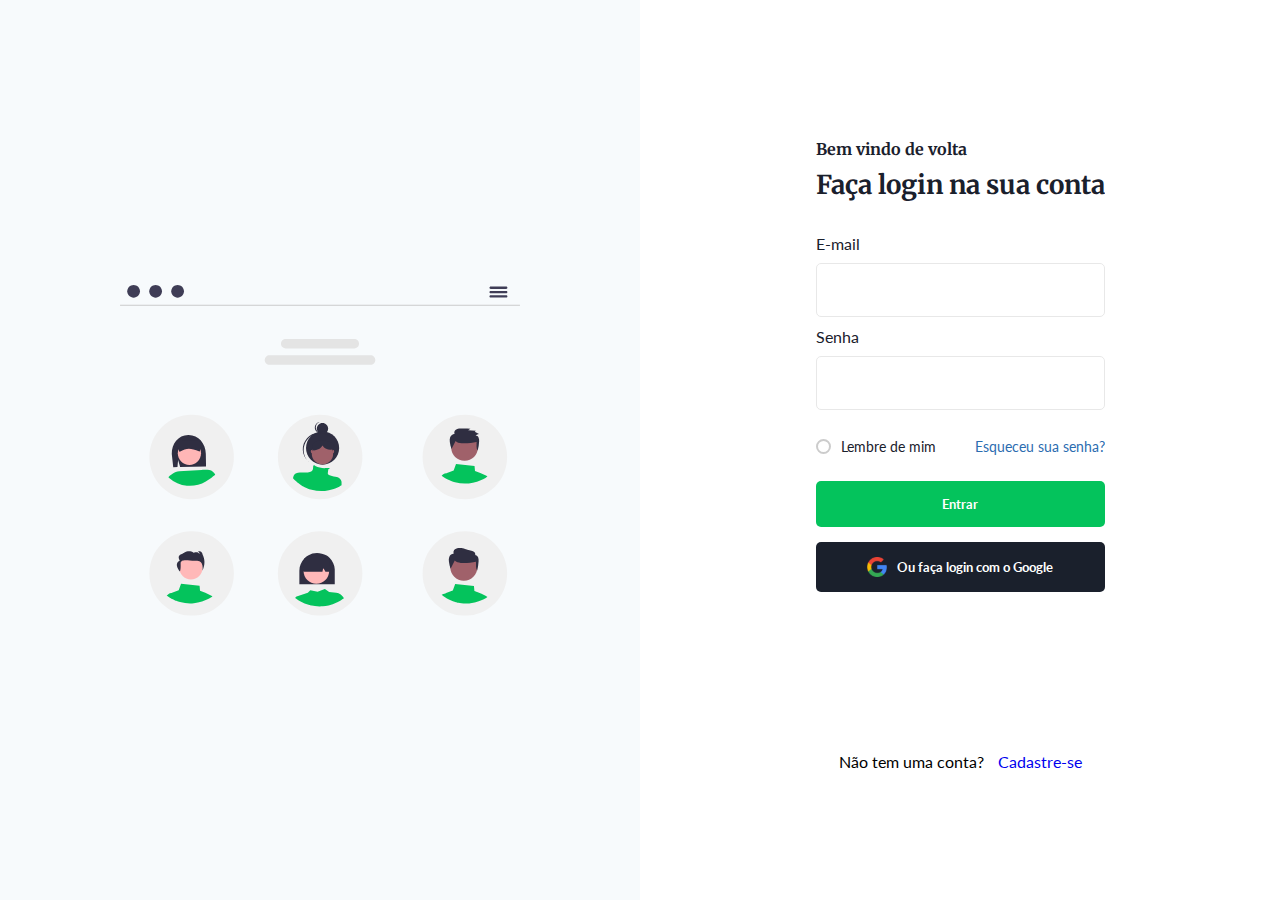
<file: projeto01-Login/index.html>
<!DOCTYPE html>
<html lang="en">
  <head>
    <link rel="preconnect" href="https://fonts.googleapis.com" />
    <link rel="preconnect" href="https://fonts.gstatic.com" crossorigin />

    <meta charset="UTF-8" />
    <meta name="viewport" content="width=device-width, initial-scale=1.0" />
    <title>Login-web</title>
    <link
      href="https://fonts.googleapis.com/css2?family=Lato:wght@400;700&family=Merriweather:wght@400;700&display=swap"
      rel="stylesheet"
    />
    <link rel="stylesheet" href="style.css" />
  </head>
  <body>
    <main class="main-form">
      <div class="profile-image">
        <img src="./assets/imgprofile.svg" alt="Imagem ilustrativa de perfis" />
      </div>

      <div class="form">
        <form action="#">
          <fieldset>
            <legend>
              <span class="form-legend">Bem vindo de volta</span><br />
              Faça login na sua conta
            </legend>

            <div class="input-wrapper">
              <div class="input-wrapper-form">
                <label for="email">E-mail</label>
                <input type="email" name="email" id="email" />
              </div>

              <div class="input-wrapper-form">
                <label for="password">Senha</label>
                <input type="password" name="password" id="password" />
              </div>
            </div>

            <div class="form-remember">
              <div class="form-remember-input">
                <input type="checkbox" name="lembre-me" id="lembre-me" />
                <label for="lembre-me"></label>
                <span>Lembre de mim</span>
              </div>
              <a class="form-remember-link" href="#">Esqueceu sua senha?</a>
            </div>

            <div class="buttons">
              <button class="button-send">Entrar</button>
              <button class="button-login-email">
                <img src="./assets/googleIcon.svg" alt="" />
                Ou faça login com o Google
              </button>
            </div>

            <span class="form-register"
              >Não tem uma conta? <a href="#">Cadastre-se</a>
            </span>
          </fieldset>
        </form>
      </div>
    </main>
  </body>
</html>
</file>
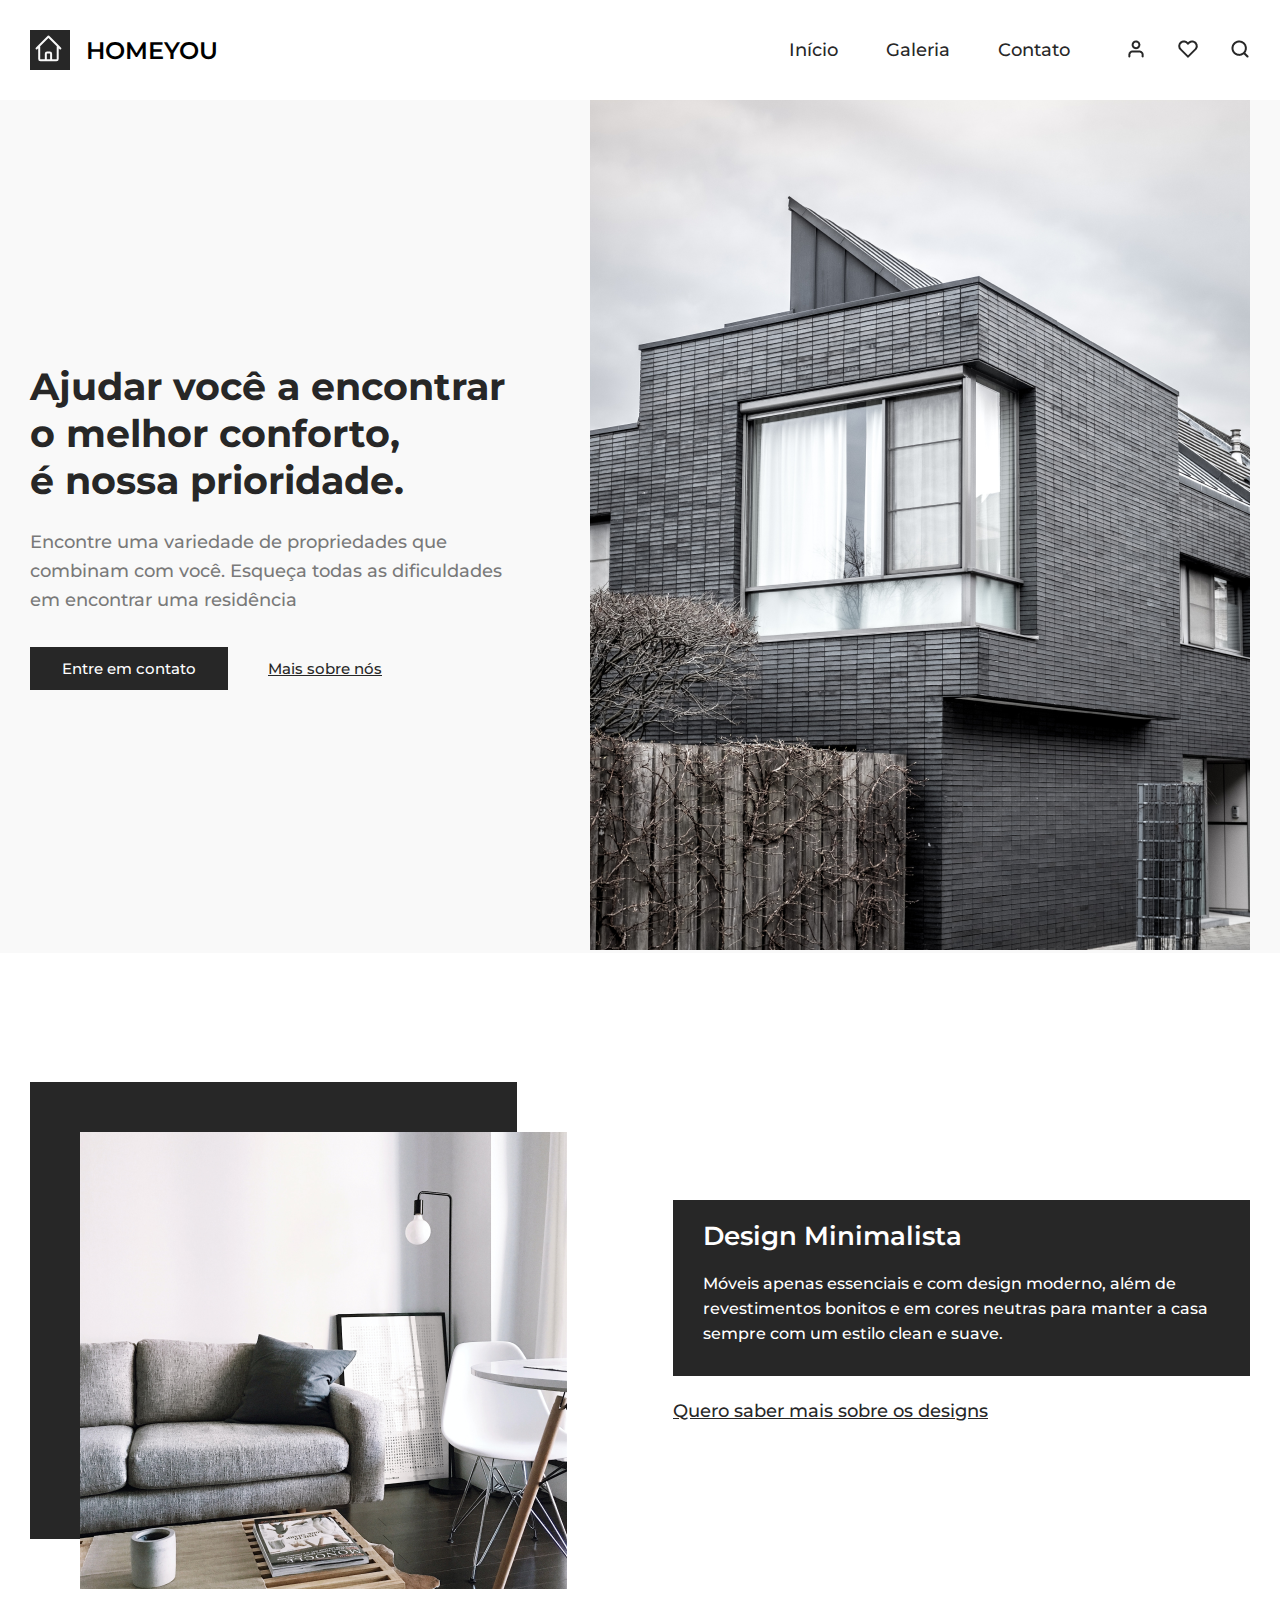
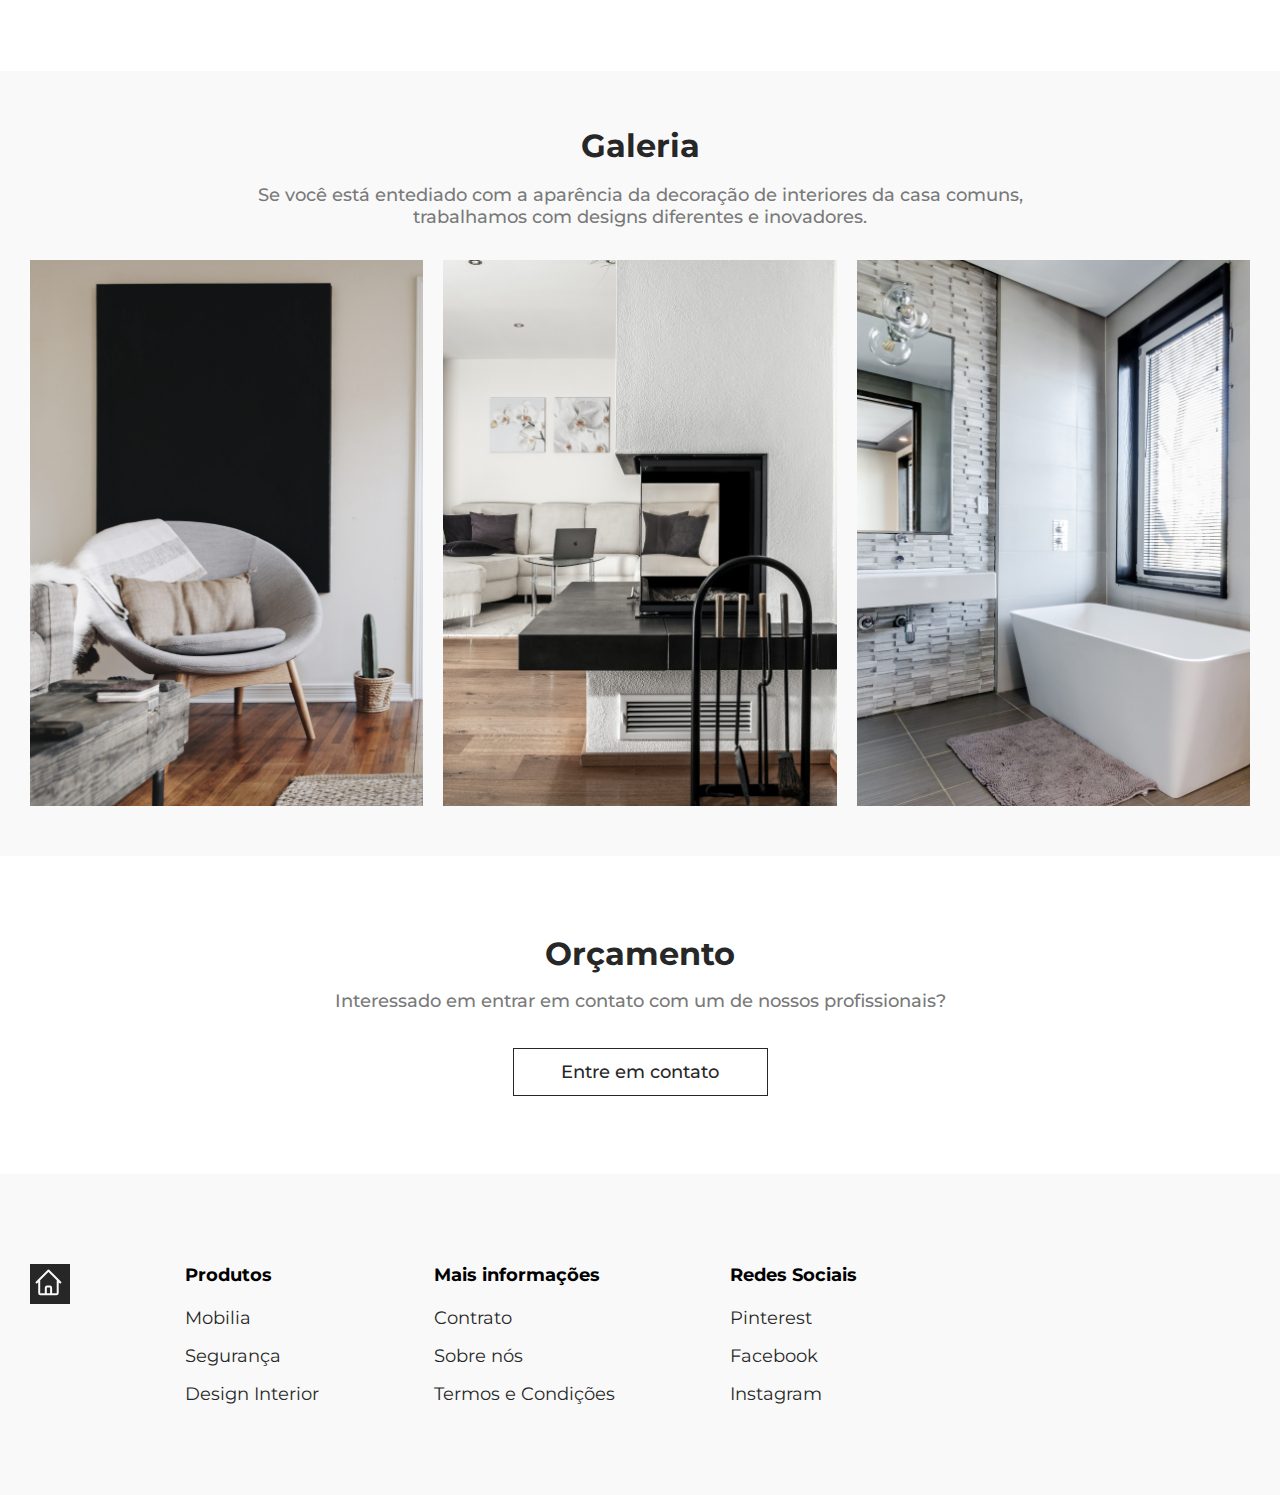
<file: projeto02-HomeYOU/index.html>
<!DOCTYPE html>
<html lang="en">
  <head>
    <meta charset="UTF-8" />
    <meta name="viewport" content="width=device-width, initial-scale=1.0" />
    <title>HomeYOU</title>
    <link rel="preconnect" href="https://fonts.googleapis.com" />
    <link rel="preconnect" href="https://fonts.gstatic.com" crossorigin />
    <link
      href="https://fonts.googleapis.com/css2?family=Montserrat:wght@400;500;600&display=swap"
      rel="stylesheet"
    />
    <link rel="stylesheet" href="styles/index.css" />
  </head>
  <body>
    <header id="header">
      <div class="container header">
        <div class="header__logo">
          <div class="logo">
            <img src="assets/logo.svg" alt="" />
          </div>
          <h1>Homeyou</h1>
        </div>

        <nav class="header__navbar">
          <ul>
            <li><a href="#">Início</a></li>
            <li><a href="#">Galeria</a></li>
            <li><a href="#">Contato</a></li>
            <div class="header__navbar__icons">
              <li><img src="assets/perfil.png" alt="" /></li>
              <li><img src="assets/fav.png" alt="" /></li>
              <li><img src="assets/search.png" alt="" /></li>
            </div>
          </ul>
          <img class="menuHamburguer" src="assets/menu.svg" alt="" />
        </nav>
      </div>
    </header>

    <article id="contato">
      <div class="container contato">
        <div class="contato__info">
          <h2>
            Ajudar você a encontrar <br />
            o melhor conforto, <br />
            é nossa prioridade.
          </h2>
          <p>
            Encontre uma variedade de propriedades que combinam com você.
            Esqueça todas as dificuldades em encontrar uma residência
          </p>

          <div class="contato__links">
            <a class="contato__links__buttonContact" href="#"
              >Entre em contato</a
            >
            <a class="contato__links__buttonAbout" href="#">Mais sobre nós</a>
          </div>
        </div>
        <div class="contato__imagem">
          <img src="assets/casa1.png" alt="" />
        </div>
      </div>
    </article>

    <article id="design">
      <div class="container design">
        <div class="design__imagem">
          <div class="design__imagem_shadow"></div>
          <img src="assets/casa2.png" alt="" />
        </div>

        <div class="design__info">
          <div class="design__info__description">
            <h2>Design Minimalista</h2>

            <p>
              Móveis apenas essenciais e com design moderno, além de
              revestimentos bonitos e em cores neutras para manter a casa sempre
              com um estilo clean e suave.
            </p>
          </div>

          <a href="#">Quero saber mais sobre os designs</a>
        </div>
      </div>
    </article>

    <article id="galeria">
      <div class="container galeria">
        <h2>Galeria</h2>

        <p>
          Se você está entediado com a aparência da decoração de interiores da
          casa comuns, trabalhamos com designs diferentes e inovadores.
        </p>

        <div class="galeria__imagens">
          <div>
            <img src="assets/casa3.png" alt="" />
          </div>
          <div>
            <img src="assets/casa4.png" alt="" />
          </div>
          <div>
            <img src="assets/casa5.png" alt="" />
          </div>
        </div>
      </div>
    </article>

    <article id="orcamento">
      <div class="container orcamento">
        <h2>Orçamento</h2>

        <p>Interessado em entrar em contato com um de nossos profissionais?</p>

        <a href="#">Entre em contato</a>
      </div>
    </article>

    <footer id="footer">
      <div class="container footer">
        <div class="logo">
          <img src="assets/logo.svg" alt="" />
        </div>

        <div class="footer__links">
          <h3>Produtos</h3>

          <div class="footer__links--link">
            <a href="#">Mobilia</a>
            <a href="#">Segurança</a>
            <a href="#">Design Interior</a>
          </div>
        </div>
        <div class="footer__links">
          <h3>Mais informações</h3>

          <div class="footer__links--link">
            <a href="#">Contrato</a>
            <a href="#">Sobre nós</a>
            <a href="#">Termos e Condições</a>
          </div>
        </div>
        <div class="footer__links">
          <h3>Redes Sociais</h3>

          <div class="footer__links--link">
            <a href="#">Pinterest</a>
            <a href="#">Facebook</a>
            <a href="#">Instagram</a>
          </div>
        </div>
      </div>
    </footer>
  </body>
</html>
</file>
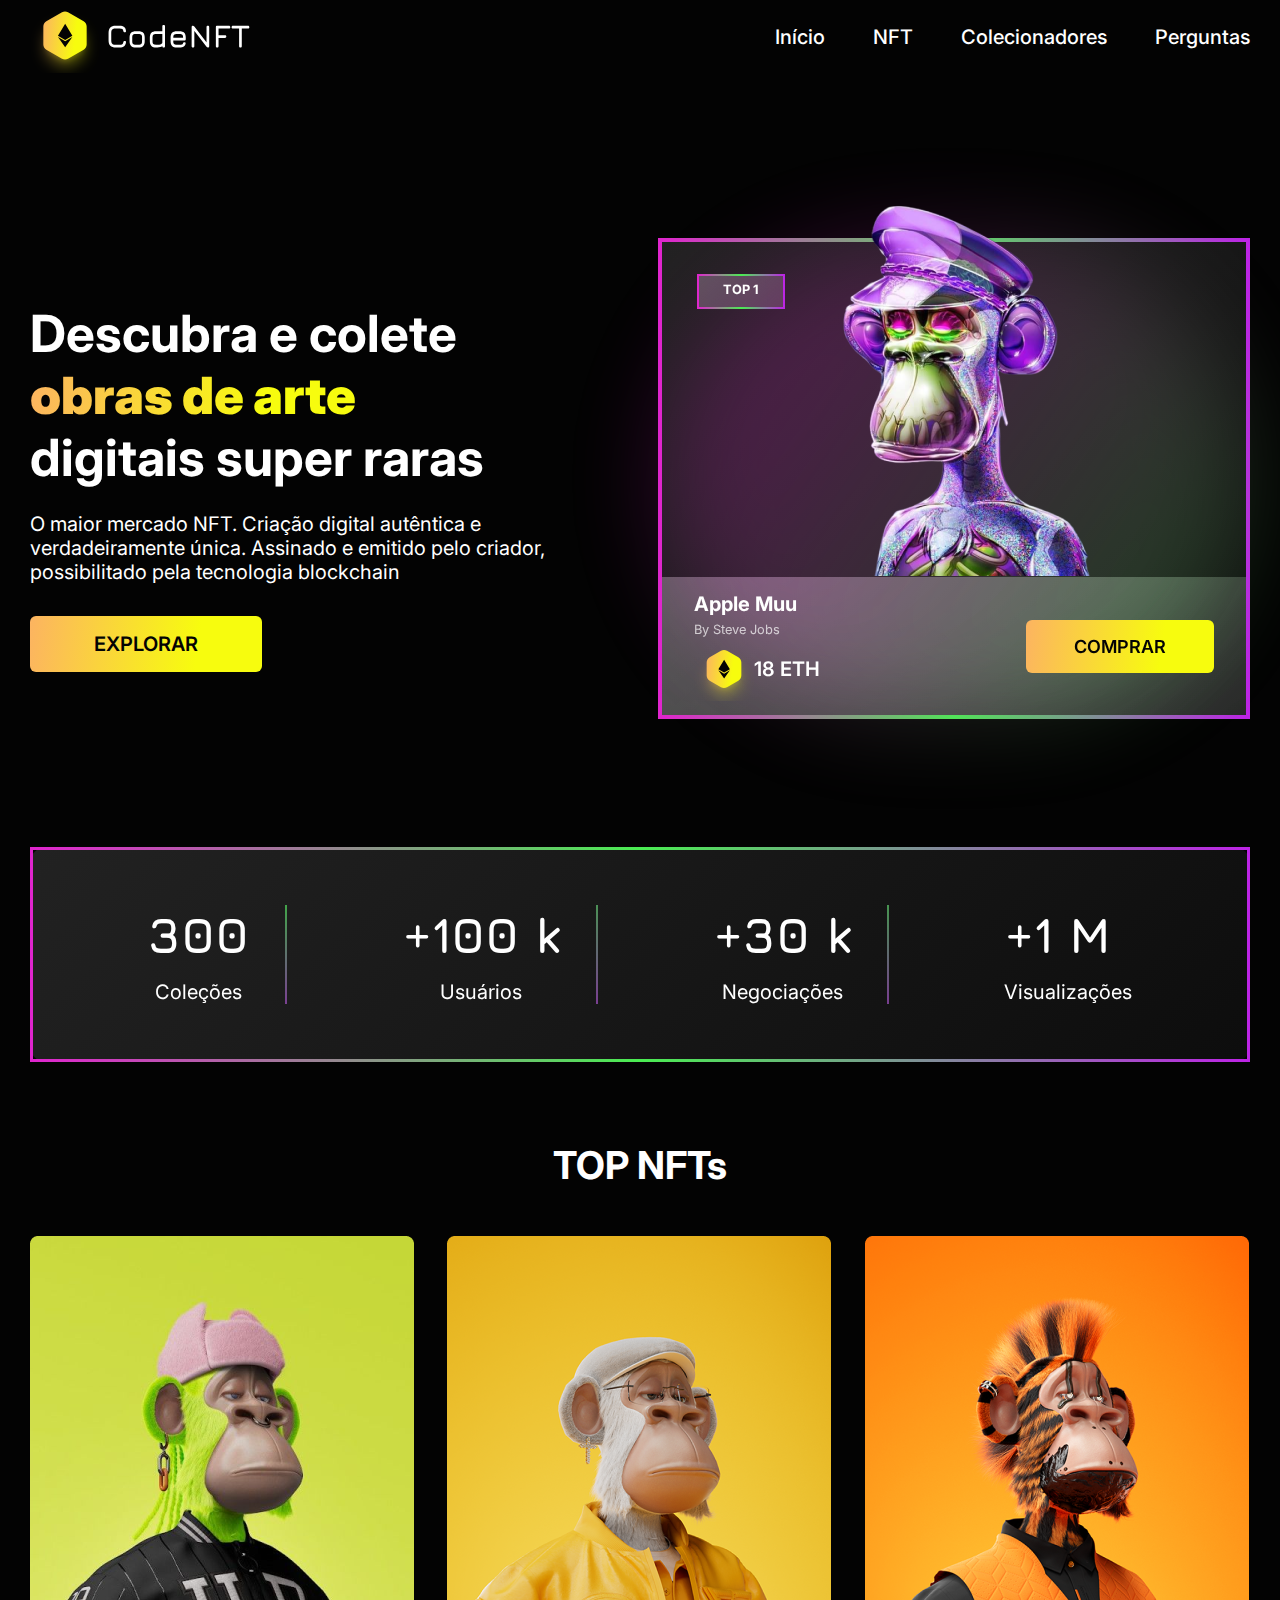
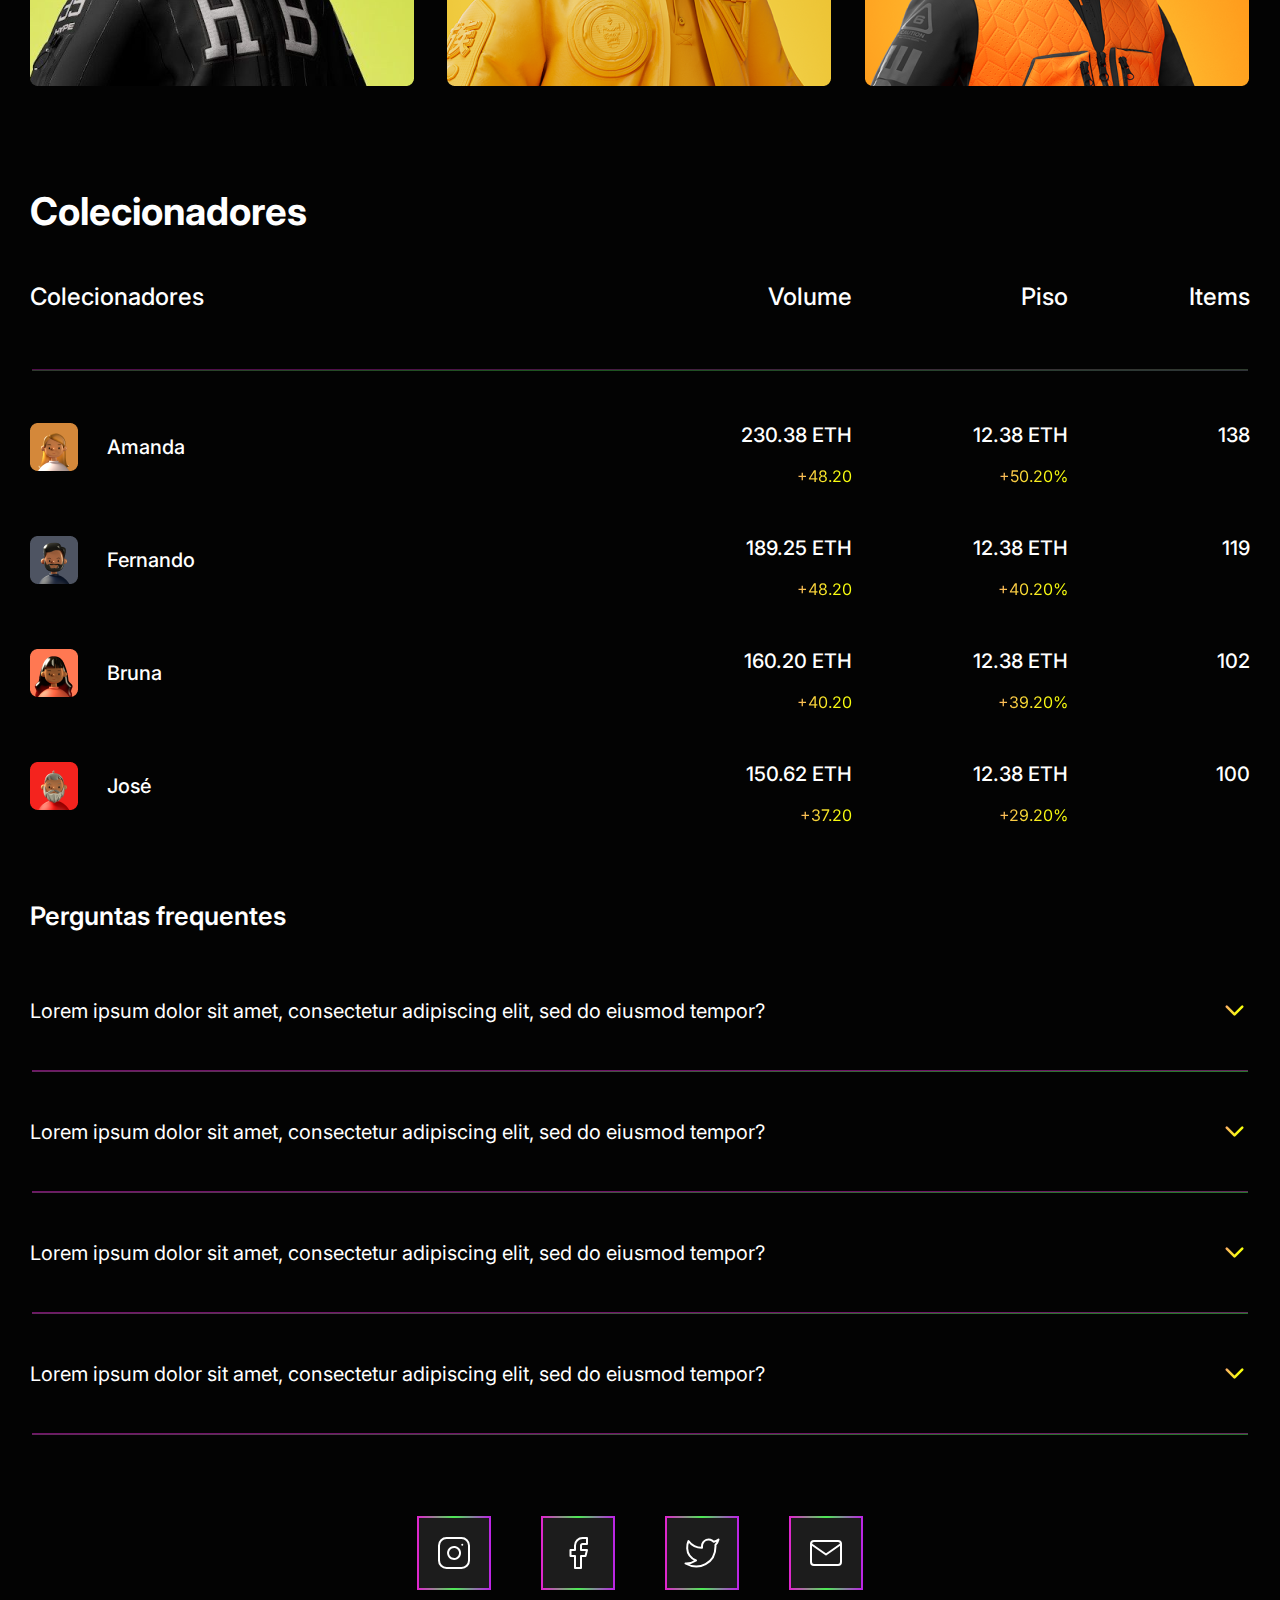
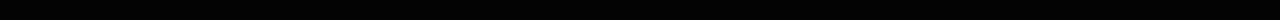
<file: projeto03-CodeNFT/index.html>
<!DOCTYPE html>
<html lang="en">
  <head>
    <meta charset="UTF-8" />
    <meta name="viewport" content="width=device-width, initial-scale=1.0" />
    <title>CodeNFT</title>
    <link rel="preconnect" href="https://fonts.googleapis.com" />
    <link rel="preconnect" href="https://fonts.gstatic.com" crossorigin />
    <link
      href="https://fonts.googleapis.com/css2?family=Inter:wght@400;500;600;700&family=Jura:wght@700&display=swap"
      rel="stylesheet"
    />
    <link rel="stylesheet" href="styles/index.css" />
  </head>
  <body>
    <!-- <div class="square"></div> -->

    <header class="container header">
      <img src="assets/logo.svg" height="" alt="" />

      <nav class="header__navbar">
        <ul class="header__navbar__links">
          <li><a href="#">Início</a></li>
          <li><a href="#">NFT</a></li>
          <li><a href="#">Colecionadores</a></li>
          <li><a href="#">Perguntas</a></li>
        </ul>

        <img
          class="header__navbar__menu"
          src="assets/menu.svg"
          height=""
          alt=""
        />
      </nav>
    </header>

    <main class="container">
      <article class="main__destaque">
        <div class="main__destaque__info">
          <h2>
            Descubra e colete <br />
            <strong>obras de arte</strong><br />
            digitais super raras
          </h2>

          <p>
            O maior mercado NFT. Criação digital autêntica e verdadeiramente
            única. Assinado e emitido pelo criador, possibilitado pela
            tecnologia blockchain
          </p>

          <a href="#" class="button">Explorar</a>
        </div>

        <div class="main__destaque__card">
          <div class="main__destaque__card__conteudo">
            <div class="main__destaque__card__conteudo__button">
              <h3>TOP 1</h3>
            </div>
            <div class="main__destaque__card__conteudo__nft">
              <img
                src="assets/applemu.png"
                alt=""
                width="400"
                height="400"
                class="main__destaque__card__conteudo__nft--img"
              />
            </div>
            <div class="main__destaque__card__conteudo__comprar">
              <div class="main__destaque__card__conteudo__comprar__info">
                <h3>Apple Muu</h3>
                <span>By Steve Jobs</span>
                <div>
                  <img src="assets/ETH.svg" alt="" />
                  <p>18 ETH</p>
                </div>
              </div>

              <a href="#" class="button">Comprar</a>
            </div>
          </div>
        </div>
      </article>

      <article class="main__statistic">
        <div>
          <h4>300</h4>
          <span>Coleções</span>
        </div>
        <div>
          <h4>+100 k</h4>
          <span>Usuários</span>
        </div>
        <div>
          <h4>+30 k</h4>
          <span>Negociações</span>
        </div>
        <div>
          <h4>+1 M</h4>
          <span>Visualizações</span>
        </div>
      </article>

      <div class="navbar__statistic">
        <img src="assets/navbar_statistic.svg" alt="" />
      </div>

      <article class="main__ranking">
        <h2 class="main__ranking__title">TOP NFTs</h2>

        <div class="main__ranking__nfts">
          <div>
            <img src="assets/m1.png" width="384" height="450" alt="" />
          </div>
          <div>
            <img src="assets/m2.png" alt="" />
          </div>
          <div>
            <img src="assets/m3.png" alt="" />
          </div>
        </div>

        <div class="main__ranking__colecionadores">
          <h2>Colecionadores</h2>

          <div class="main__ranking__colecionadores__table">
            <div class="bar"><img src="assets/bar.svg" alt="" /></div>
            <h2 class="title__colecionador">Colecionadores</h2>
            <div class="table__colecionador colecionador--um">
              <div>
                <img src="assets/perfilAmanda.png" alt="" />
                <h3>Amanda</h3>
              </div>
            </div>
            <div class="table__colecionador colecionador--dois">
              <div>
                <img src="assets/perfilFernando.png" alt="" />
                <h3>Fernando</h3>
              </div>
            </div>
            <div class="table__colecionador colecionador--tres">
              <div>
                <img src="assets/perfilBruna.png" alt="" />
                <h3>Bruna</h3>
              </div>
            </div>
            <div class="table__colecionador colecionador--quatro">
              <div>
                <img src="assets/perfilJose.png" alt="" />
                <h3>José</h3>
              </div>
            </div>

            <h2 class="title__volume">Volume</h2>
            <div class="table__volume volume--um">
              <div>
                <h3>230.38 ETH</h3>
                <span>+48.20</span>
              </div>
            </div>
            <div class="table__volume volume--dois">
              <div>
                <h3>189.25 ETH</h3>
                <span>+48.20</span>
              </div>
            </div>
            <div class="table__volume volume--tres">
              <div>
                <h3>160.20 ETH</h3>
                <span>+40.20</span>
              </div>
            </div>
            <div class="table__volume volume--quatro">
              <div>
                <h3>150.62 ETH</h3>
                <span>+37.20</span>
              </div>
            </div>

            <h2 class="title__piso">Piso</h2>
            <div class="table__piso piso--um">
              <div>
                <h3>12.38 ETH</h3>
                <span>+50.20%</span>
              </div>
            </div>
            <div class="table__piso piso--dois">
              <div>
                <h3>12.38 ETH</h3>
                <span>+40.20%</span>
              </div>
            </div>
            <div class="table__piso piso--tres">
              <div>
                <h3>12.38 ETH</h3>
                <span>+39.20%</span>
              </div>
            </div>
            <div class="table__piso piso--quatro">
              <div>
                <h3>12.38 ETH</h3>
                <span>+29.20%</span>
              </div>
            </div>

            <h2 class="title__items">Items</h2>
            <div class="table__items items--um">
              <h3>138</h3>
            </div>
            <div class="table__items items--dois">
              <h3>119</h3>
            </div>
            <div class="table__items items--tres">
              <h3>102</h3>
            </div>
            <div class="table__items items--quatro">
              <h3>100</h3>
            </div>

            <a
              href="#"
              class="main__ranking__colecionadores__table__button button"
              >Ver todos</a
            >
          </div>
        </div>
      </article>

      <article class="main__perguntas">
        <h2>Perguntas frequentes</h2>

        <div>
          <p>
            Lorem ipsum dolor sit amet, consectetur adipiscing elit, sed do
            eiusmod tempor?
          </p>
          <img src="assets/downArrow.svg" alt="" />
        </div>

        <img
          class="main__perguntas__separador"
          src="assets/separador.svg"
          alt=""
        />

        <div>
          <p>
            Lorem ipsum dolor sit amet, consectetur adipiscing elit, sed do
            eiusmod tempor?
          </p>
          <img src="assets/downArrow.svg" alt="" />
        </div>

        <img
          class="main__perguntas__separador"
          src="assets/separador.svg"
          alt=""
        />

        <div>
          <p>
            Lorem ipsum dolor sit amet, consectetur adipiscing elit, sed do
            eiusmod tempor?
          </p>
          <img src="assets/downArrow.svg" alt="" />
        </div>

        <img
          class="main__perguntas__separador"
          src="assets/separador.svg"
          alt=""
        />

        <div>
          <p>
            Lorem ipsum dolor sit amet, consectetur adipiscing elit, sed do
            eiusmod tempor?
          </p>
          <img src="assets/downArrow.svg" alt="" />
        </div>

        <img
          class="main__perguntas__separador"
          src="assets/separador.svg"
          alt=""
        />
      </article>
    </main>

    <footer class="container footer">
      <div class="footer__container">
        <div class="footer__icons">
          <img src="assets/insta.svg" alt="" />
        </div>
        <div class="footer__icons">
          <img src="assets/face.svg" alt="" />
        </div>
        <div class="footer__icons">
          <img src="assets/twitter.svg" alt="" />
        </div>
        <div class="footer__icons">
          <img src="assets/mail.svg" alt="" />
        </div>
       
      </div>
    </footer>
  </body>
</html>
</file>
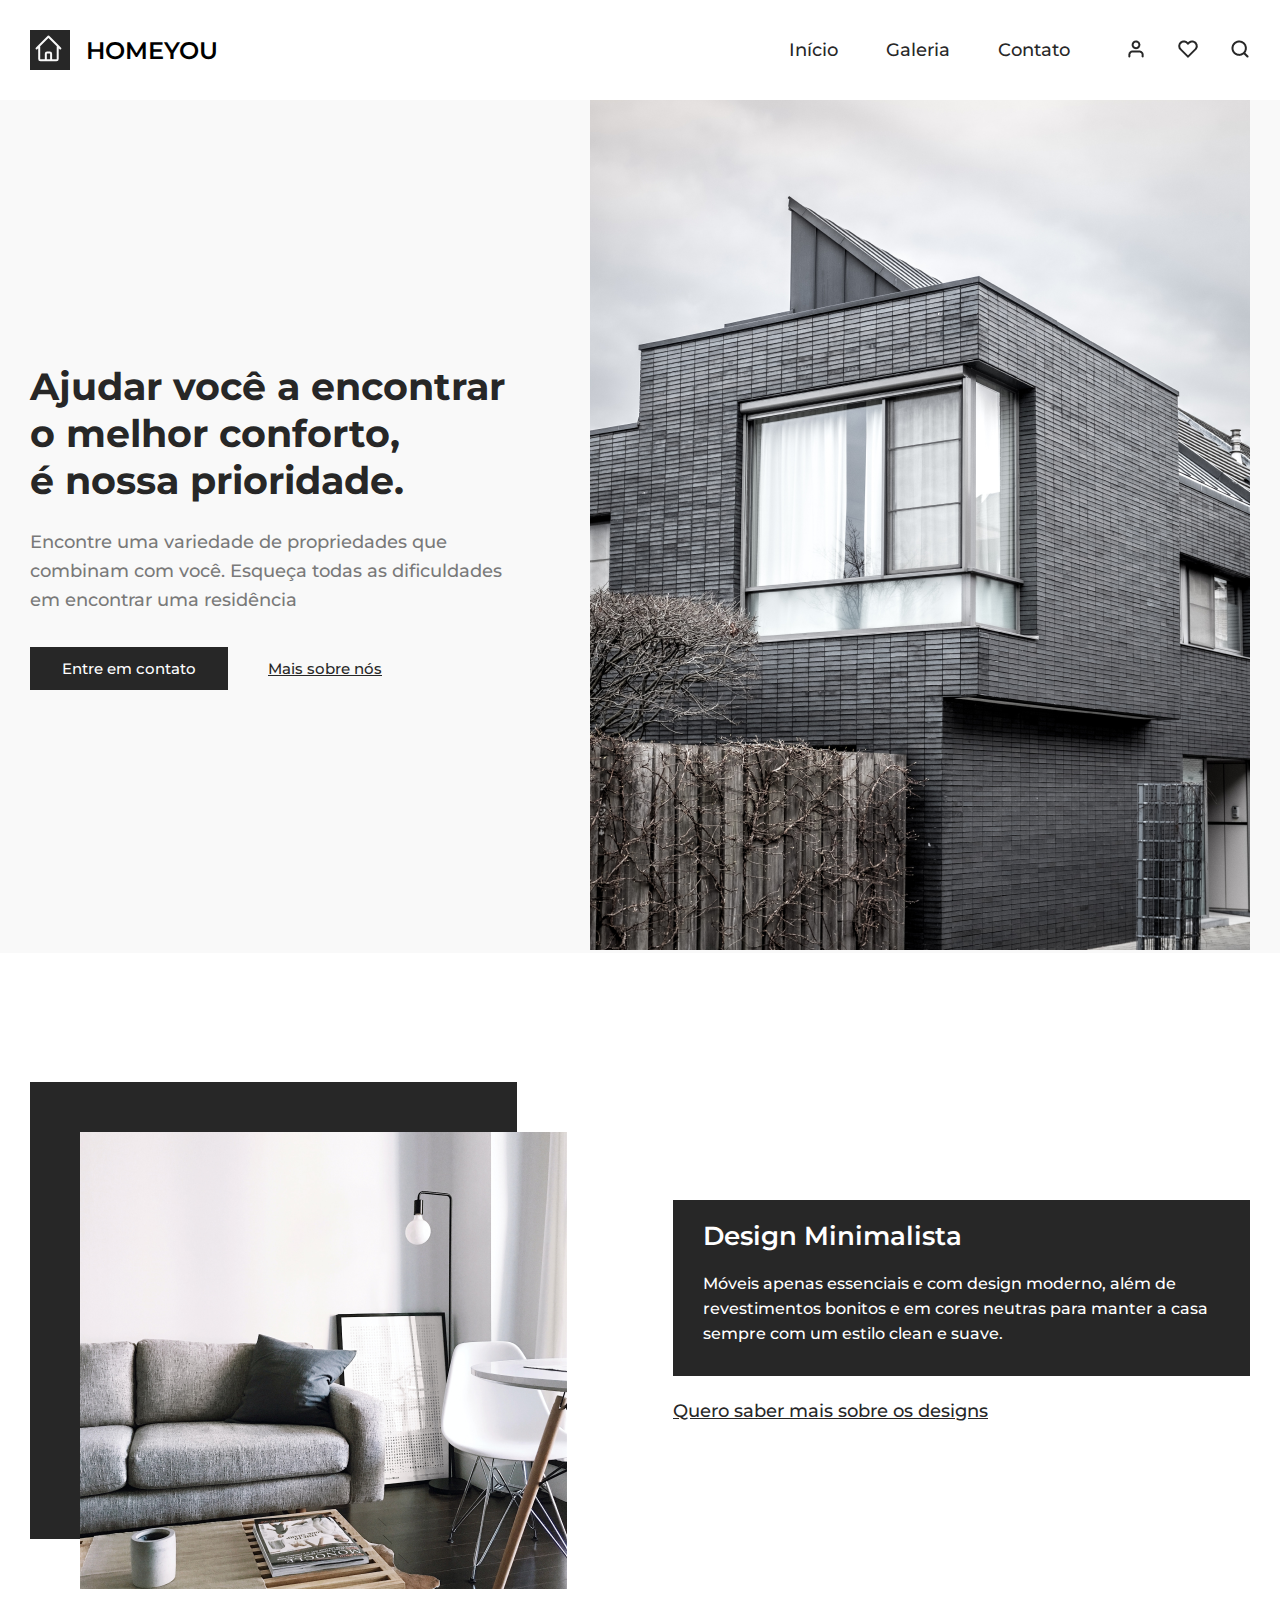
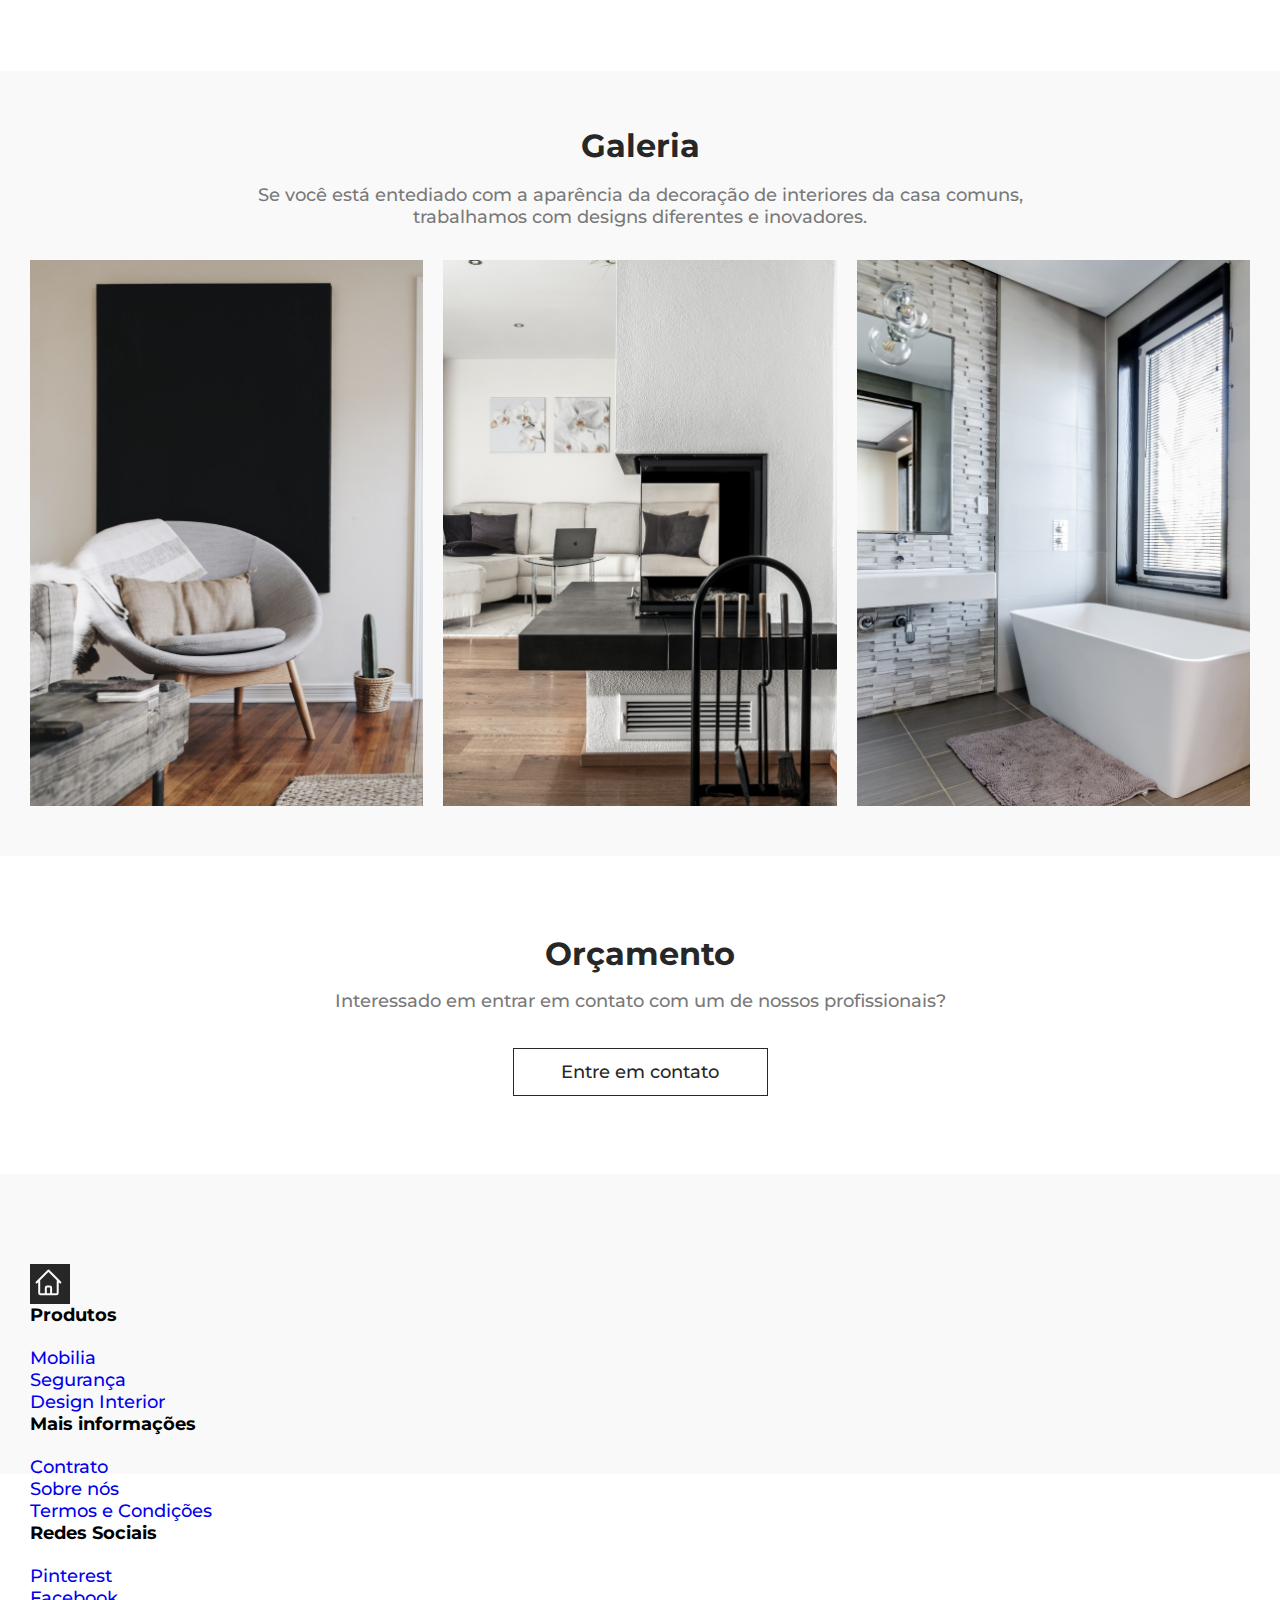
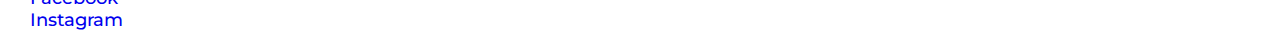
<file: projeto25-HomeYOU/index.html>
<!DOCTYPE html>
<html lang="en">
  <head>
    <meta charset="UTF-8" />
    <meta name="viewport" content="width=device-width, initial-scale=1.0" />
    <title>HomeYOU</title>
    <link rel="preconnect" href="https://fonts.googleapis.com" />
    <link rel="preconnect" href="https://fonts.gstatic.com" crossorigin />
    <link
      href="https://fonts.googleapis.com/css2?family=Montserrat:wght@400;500;600&display=swap"
      rel="stylesheet"
    />
    <link rel="stylesheet" href="styles/index.css" />
  </head>
  <body>
    <header id="header">
      <div class="container header">
        <div class="header__logo">
          <div class="logo">
            <img src="assets/logo.svg" alt="" />
          </div>
          <h1>Homeyou</h1>
        </div>

        <nav class="header__navbar">
          <ul>
            <li><a href="#">Início</a></li>
            <li><a href="#">Galeria</a></li>
            <li><a href="#">Contato</a></li>
            <div class="header__navbar__icons">
              <li><img src="assets/perfil.png" alt="" /></li>
              <li><img src="assets/fav.png" alt="" /></li>
              <li><img src="assets/search.png" alt="" /></li>
            </div>
          </ul>
          <img class="menuHamburguer" src="assets/menu.svg" alt="" />
        </nav>
      </div>
    </header>

    <article id="contato">
      <div class="container contato">
        <div class="contato__info">
          <h2>
            Ajudar você a encontrar <br />
            o melhor conforto, <br />
            é nossa prioridade.
          </h2>
          <p>
            Encontre uma variedade de propriedades que combinam com você.
            Esqueça todas as dificuldades em encontrar uma residência
          </p>

          <div class="contato__links">
            <a class="contato__links__buttonContact" href="#"
              >Entre em contato</a
            >
            <a class="contato__links__buttonAbout" href="#">Mais sobre nós</a>
          </div>
        </div>
        <div class="contato__imagem">
          <img src="assets/casa1.png" alt="" />
        </div>
      </div>
    </article>

    <article id="design">
      <div class="container design">
        <div class="design__imagem">
          <div class="design__imagem_shadow"></div>
          <img src="assets/casa2.png" alt="" />
        </div>

        <div class="design__info">
          <div class="design__info__description">
            <h2>Design Minimalista</h2>

            <p>
              Móveis apenas essenciais e com design moderno, além de
              revestimentos bonitos e em cores neutras para manter a casa sempre
              com um estilo clean e suave.
            </p>
          </div>

          <a href="#">Quero saber mais sobre os designs</a>
        </div>
      </div>
    </article>

    <article id="galeria">
      <div class="container galeria">
        <h2>Galeria</h2>

        <p>
          Se você está entediado com a aparência da decoração de interiores da
          casa comuns, trabalhamos com designs diferentes e inovadores.
        </p>

        <div class="galeria__imagens">
          <div>
            <img src="assets/casa3.png" alt="" />
          </div>
          <div>
            <img src="assets/casa4.png" alt="" />
          </div>
          <div>
            <img src="assets/casa5.png" alt="" />
          </div>
        </div>
      </div>
    </article>

    <article id="orcamento">
      <div class="container orcamento">
        <h2>Orçamento</h2>

        <p>Interessado em entrar em contato com um de nossos profissionais?</p>

        <a href="#">Entre em contato</a>
      </div>
    </article>

    <footer id="footer">
      <div class="container footer">
        <div class="logo">
          <img src="assets/logo.svg" alt="" />
        </div>

        <div class="footer__links">
          <h3>Produtos</h3>

          <div class="footer__links">
            <a href="#">Mobilia</a>
            <a href="#">Segurança</a>
            <a href="#">Design Interior</a>
          </div>
        </div>
        <div class="footer__links">
          <h3>Mais informações</h3>

          <div class="footer__links">
            <a href="#">Contrato</a>
            <a href="#">Sobre nós</a>
            <a href="#">Termos e Condições</a>
          </div>
        </div>
        <div class="footer__links">
          <h3>Redes Sociais</h3>

          <div class="footer__links">
            <a href="#">Pinterest</a>
            <a href="#">Facebook</a>
            <a href="#">Instagram</a>
          </div>
        </div>
      </div>
    </footer>
  </body>
</html>
</file>
<file: projeto01-Login/style.css>
* {
  margin: 0;
  padding: 0;
  box-sizing: border-box;
  text-decoration: none;
}

:root {
  --ff-lato: "Lato", sans-serif;
  --ff-merriweather: "Merriweather", serif;

  --bg-profile: #f7fafc;
  --bg-login: #ffffff;

  --text-color: #1a202c;
  --text-link: #2b6cb0;
  --text-default: #ffffff;

  font-size: 62.5%;
}

.hidden {
  display: none;
}

.main-form {
  height: 100vh;
  display: flex;
}

.profile-image {
  background-color: var(--bg-profile);
  flex: 1 0;
  display: grid;
  align-items: center;
  justify-content: center;
}

.form {
  display: grid;
  align-items: center;
  justify-content: center;
  flex: 1 0;
}

fieldset {
  border: none;
}

legend,
.form-legend {
  font-family: var(--ff-merriweather);
  color: var(--text-color);
}

legend {
  font-size: 2.6rem;
  font-weight: 700;
  line-height: 3.2rem;
}

.form-legend {
  font-size: 1.6rem;
  line-height: 4rem;
}

.input-wrapper {
  margin-top: 3.3rem;
  display: grid;
  gap: 1rem 0;
}

.input-wrapper {
  display: grid;
  gap: 1rem 0;
}

.input-wrapper-form {
  display: grid;
  gap: 1rem 0;
  font-family: var(--ff-lato);
  font-size: 1.6rem;
  color: var(--text-color);
}

.input-wrapper-form input {
  border: 1px solid #e8e8e8;
  border-radius: 5px;
  padding: 1.7rem 2rem;
  font-size: 1.6rem;
  color: var(--text-color);
}

.form-remember {
  margin-top: 2.8rem;
  display: flex;
  align-items: center;
  justify-content: space-between;
}

.form-remember-input,
.form-remember-link {
  font-family: var(--ff-lato);
  font-size: 1.4rem;
}

.form-remember-input {
  color: var(--text-color);
  display: flex;
  align-items: center;
  gap: 0 1rem;
}

.form-remember-input input[type="checkbox"] {
  display: none; /* Oculta o checkbox original */
}

.form-remember-input label {
  display: inline-block;
  width: 15px;
  height: 15px;
  border: 2px solid #ccc;
  border-radius: 50%; /* Deixa o checkbox redondo */
  cursor: pointer;
}

.form-remember-input input[type="checkbox"]:checked + label {
  background-color: #ccc; /* Define uma cor de fundo quando o checkbox está marcado */
}

.form-remember-link {
  color: var(--text-link);
}

.buttons {
  margin-top: 2.6rem;
  display: grid;
  gap: 1.5rem 0;
}

.button-send,
.button-login-email {
  border: none;
  border-radius: 5px;
  padding: 1.5rem 0;
  font-family: var(--ff-lato);
  font-weight: 700;
  color: var(--text-default);
  cursor: pointer;
}

.button-send {
  background-color: #04c35c;
}

.button-login-email {
  display: flex;
  align-items: center;
  justify-content: center;
  gap: 0 1rem;
  background-color: #1a202c;
}

.form-register {
  display: block;
  margin-top: 16rem;
  text-align: center;
  font-family: var(--ff-lato);
  font-size: 1.6rem;
}

.form-register a {
  margin-left: 1rem;
}

@media (max-width: 800px) {
  .profile-image {
    display: none;
  }
}
</file>
<file: projeto02-HomeYOU/styles/index.css>
@import "./header.css";
@import "./contato.css";
@import "./design.css";
@import "./galeria.css";
@import "./orcamento.css";
@import "./footer.css";

* {
  margin: 0;
  padding: 0;
  box-sizing: border-box;
  text-decoration: none;
  list-style: none;
}

:root {
  font-size: 62.5%;

  --backgroundPage1-color: #FFFFFF;
  --backgroundPage2-color: #F9F9F9;
  --backgroundLogo-color: #272727;
  --backgroundCard-color: #272727;
  --button-color: #272727;
  --border-color: #272727;
  --title-color: #272727;
  --text-color: #FFF;
  --simpleText-color: #797979;
  --textLink-color: #272727;

  --font-family: 'Montserrat', sans-serif;
  font-family: var(--font-family);
  font-weight: 500;
}

.container {
  max-width: 150rem;
  padding: 0 3rem;
  margin: 0 auto;
}

.logo {
  width: 40px;
  height: 40px;
  padding: 5px;
  background-color: var(--backgroundLogo-color);
}
</file>
<file: projeto03-CodeNFT/styles/index.css>
@import "./header.css";
@import "./destaque.css";
@import "./statistic.css";
@import "./ranking.css";
@import "./perguntas.css";
@import "./footer.css";

* {
  margin: 0;
  padding: 0;
  box-sizing: border-box;
  text-decoration: none;
  list-style: none;
}

:root {
  font-size: 62.5%;
  font-family: var(--font-inter);
  color: var(--color-text);

  --font-inter: 'Inter', sans-serif;
  --font-jura: 'Jura', sans-serif;

  --background-body: #030303;
  --color-text-button: #030303;
  --color-text: #FFF;
  --border-gradient: #E025CE, #4AED52, #BD24E6;
  --background-section-numbers: rgba(255, 255, 255, 0.10);
  --background-card-rank: linear-gradient(139deg, rgba(255, 255, 255, 0.13) -6.39%, rgba(143, 143, 143, 0.06) 112.17%);

  ;
  --background-text: linear-gradient(98deg, #FF8D8D -38.38%, #F7FC0E 71.88%);
  --background-button: linear-gradient(98deg, #FF8D8D -38.38%, #F7FC0E 71.88%);
  --background-effect: radial-gradient(37.83% 37.83% at 50% 50%, #725BDA 0%, rgba(6, 19, 45, 0.00) 100%);
  ;
}

body {
  background-color: var(--background-body);
  /* overflow: hidden; */
}

/* .square {
  width: 2370px;
  height: 2370px;
  background: radial-gradient(37.83% 37.83% at 50% 50%, #725BDA 0%, rgba(6, 19, 45, 0.00) 100%);
} */

.container {
  max-width: 126rem;
  padding: 0 2rem;
  margin: 0 auto;
}

.button {
  color: var(--color-text-button);
  background: var(--background-button);
  border-radius: 6px;
  font-weight: 600;
  text-transform: uppercase;
}
</file>
<file: projeto25-HomeYOU/styles/index.css>
@import "./header.css";
@import "./contato.css";
@import "./design.css";
@import "./galeria.css";
@import "./orcamento.css";
@import "./footer.css";

* {
  margin: 0;
  padding: 0;
  box-sizing: border-box;
  text-decoration: none;
  list-style: none;
}

:root {
  font-size: 62.5%;

  --backgroundPage1-color: #FFFFFF;
  --backgroundPage2-color: #F9F9F9;
  --backgroundLogo-color: #272727;
  --backgroundCard-color: #272727;
  --button-color: #272727;
  --border-color: #272727;
  --title-color: #272727;
  --text-color: #FFF;
  --simpleText-color: #797979;
  --textLink-color: #272727;

  --font-family: 'Montserrat', sans-serif;
  font-family: var(--font-family);
  font-weight: 500;
}

.container {
  max-width: 150rem;
  padding: 0 3rem;
  margin: 0 auto;
}

.logo {
  width: 40px;
  height: 40px;
  padding: 5px;
  background-color: var(--backgroundLogo-color);
}
</file>
